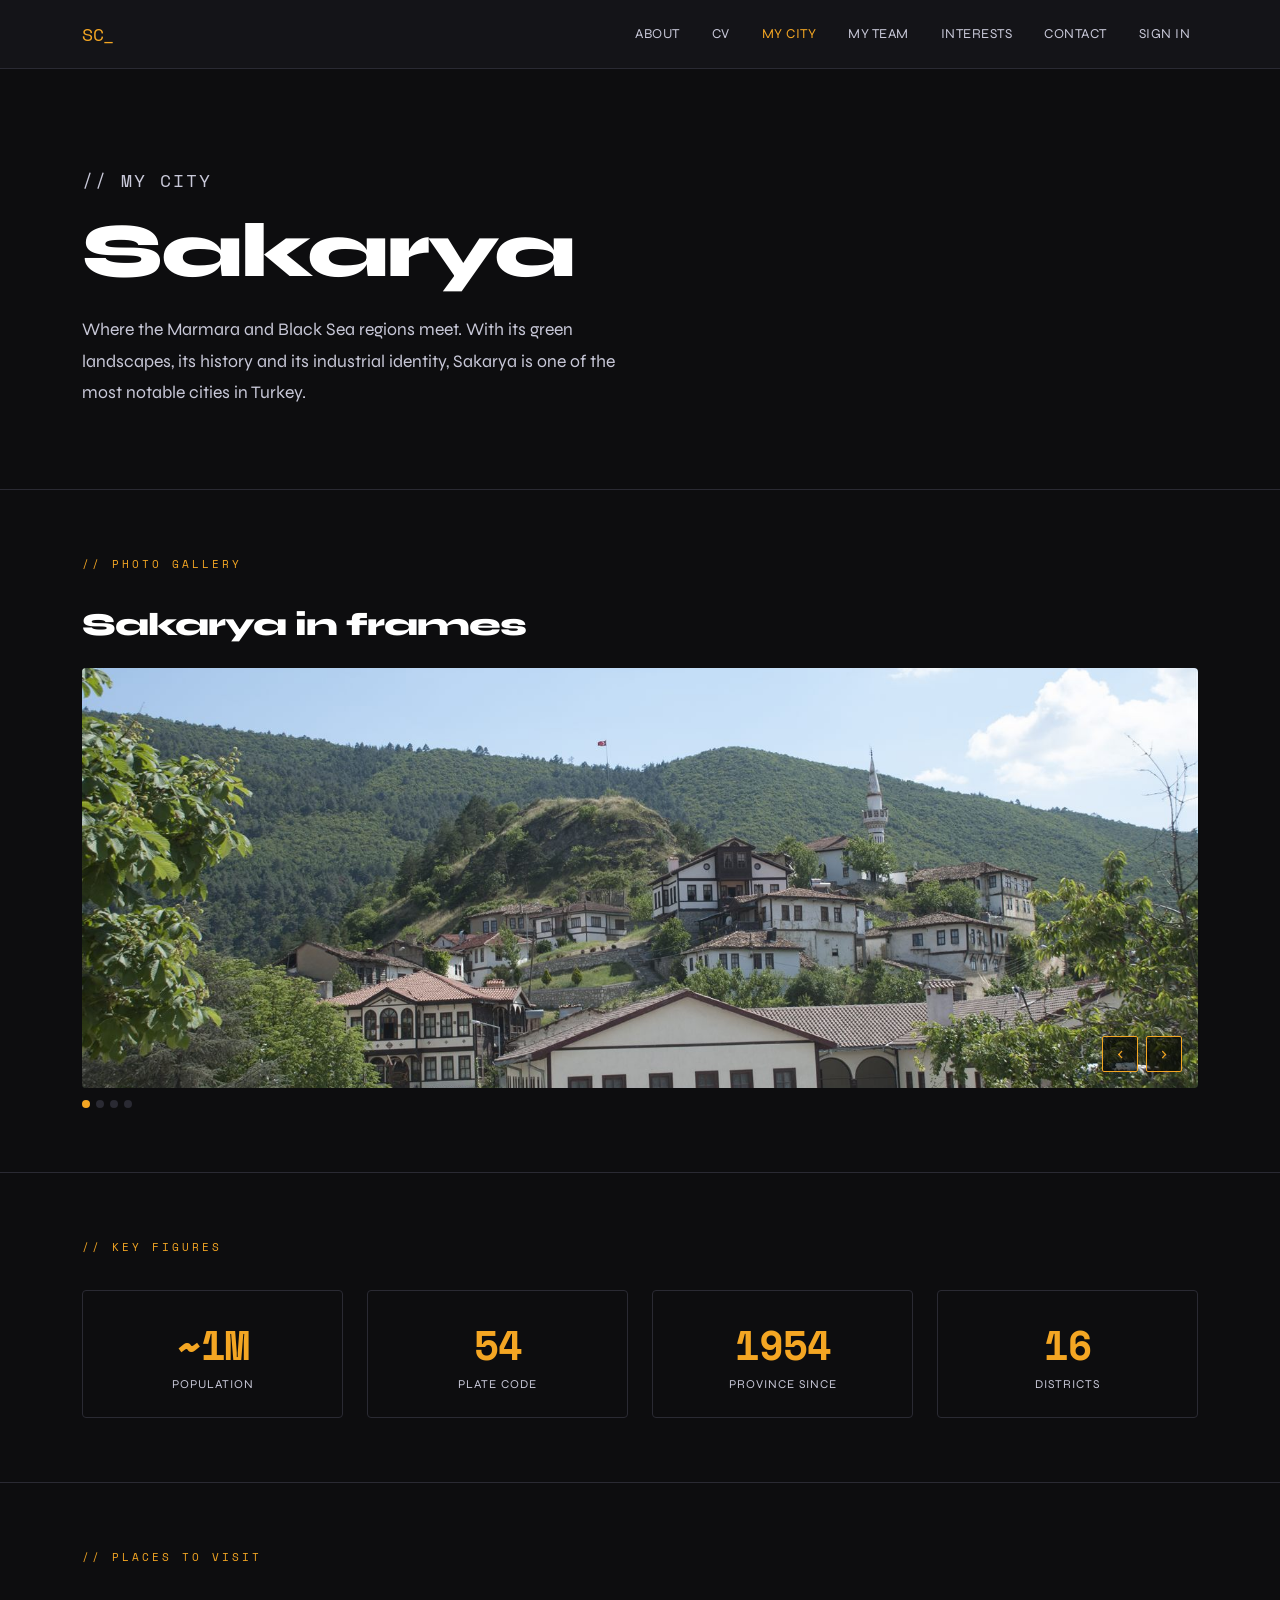
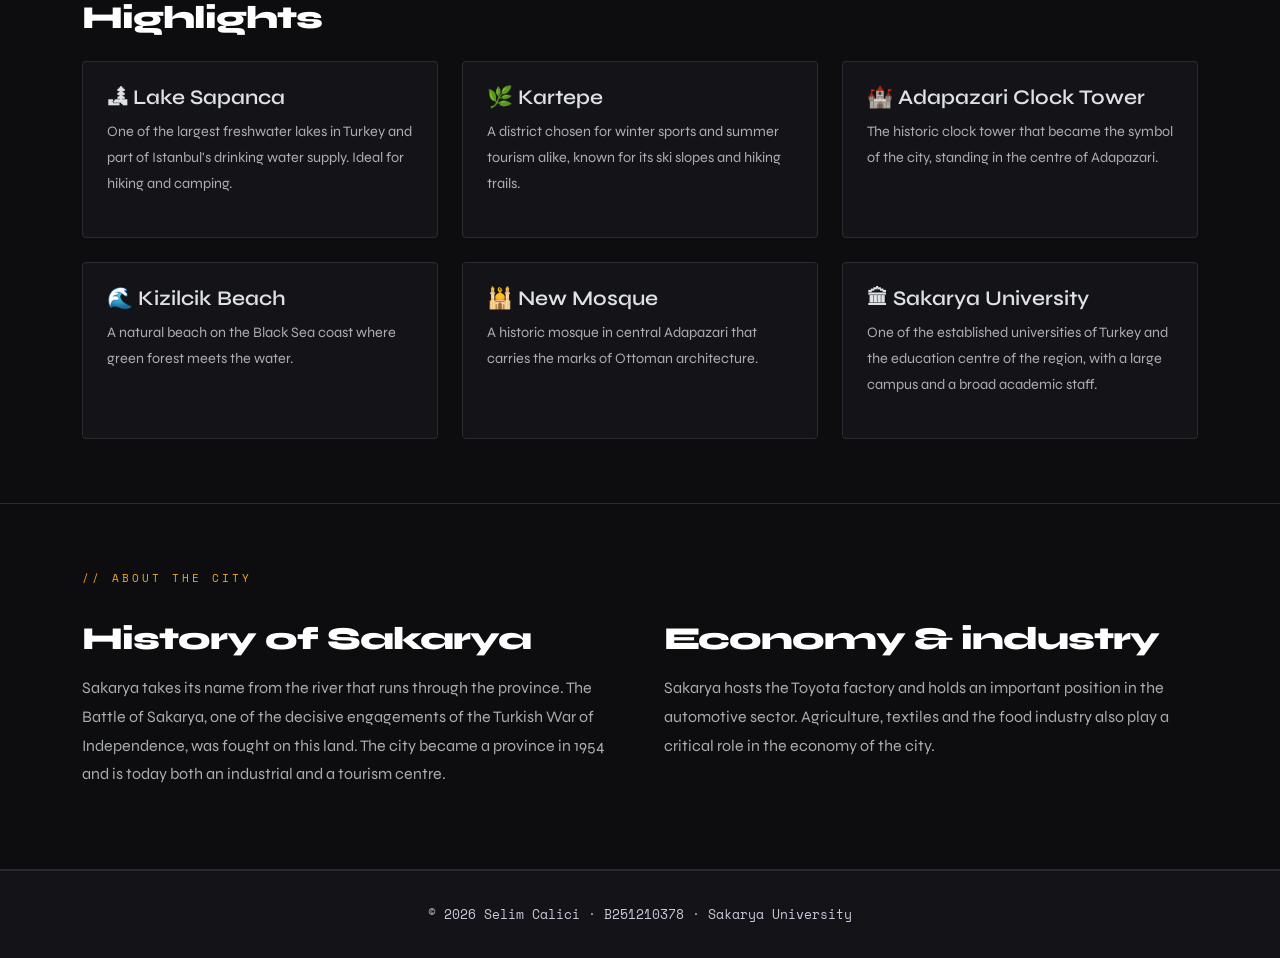
<file: city.html>
<!DOCTYPE html>
<html lang="en" data-bs-theme="dark">
<head>
  <meta charset="UTF-8">
  <meta name="viewport" content="width=device-width, initial-scale=1">
  <meta name="description" content="Sakarya, Turkey: landscapes, landmarks, history and economy, presented by Selim Calici.">
  <title>Selim Calici — My City: Sakarya</title>
  <link rel="preconnect" href="https://fonts.googleapis.com">
  <link rel="preconnect" href="https://fonts.gstatic.com" crossorigin>
  <link href="https://fonts.googleapis.com/css2?family=Space+Mono:wght@400;700&amp;family=Syne:wght@400;600;800&amp;display=swap" rel="stylesheet">
  <link href="https://cdn.jsdelivr.net/npm/bootstrap@5.3.3/dist/css/bootstrap.min.css" rel="stylesheet" integrity="sha384-QWTKZyjpPEjISv5WaRU9OFeRpok6YctnYmDr5pNlyT2bRjXh0JMhjY6hW+ALEwIH" crossorigin="anonymous">
  <link rel="stylesheet" href="assets/css/style.css">
</head>
<body>

<nav class="navbar navbar-expand-lg">
  <div class="container">
    <a class="navbar-brand" href="index.html">SC_</a>
    <button class="navbar-toggler" type="button" data-bs-toggle="collapse" data-bs-target="#nav" aria-controls="nav" aria-expanded="false" aria-label="Toggle navigation">
      <span class="navbar-toggler-icon"></span>
    </button>
    <div class="collapse navbar-collapse" id="nav">
      <ul class="navbar-nav ms-auto gap-3">
        <li class="nav-item"><a class="nav-link" href="index.html">About</a></li>
        <li class="nav-item"><a class="nav-link" href="cv.html">CV</a></li>
        <li class="nav-item"><a class="nav-link active" href="city.html" aria-current="page">My City</a></li>
        <li class="nav-item"><a class="nav-link" href="team.html">My Team</a></li>
        <li class="nav-item"><a class="nav-link" href="interests.html">Interests</a></li>
        <li class="nav-item"><a class="nav-link" href="contact.html">Contact</a></li>
        <li class="nav-item"><a class="nav-link" href="login.html">Sign in</a></li>
      </ul>
    </div>
  </div>
</nav>

<main>

  <section class="hero">
    <div class="container">
      <p class="hero-tag">// My city</p>
      <h1>Sakarya</h1>
      <p>Where the Marmara and Black Sea regions meet. With its green landscapes, its history and its industrial identity, Sakarya is one of the most notable cities in Turkey.</p>
    </div>
  </section>

  <section class="page-section">
    <div class="container">
      <p class="section-label">// Photo gallery</p>
      <h2 class="mb-4">Sakarya in frames</h2>
      <div class="slider-wrap" id="slider">
        <img src="img/sakarya1.jpg" alt="Hisar Hill in Tarakli" class="active">
        <img src="img/sakarya2.jpg" alt="Maden Creek waterfall in Kocaali" loading="lazy">
        <img src="img/sakarya3.jpg" alt="Justinian Bridge" loading="lazy">
        <img src="img/sakarya5.jpg" alt="Hanimeli Mansion" loading="lazy">
        <div class="slider-controls">
          <button class="slider-btn" type="button" data-slide="-1" aria-label="Previous photo">‹</button>
          <button class="slider-btn" type="button" data-slide="1" aria-label="Next photo">›</button>
        </div>
      </div>
      <div class="slider-dots" id="dots" role="tablist" aria-label="Gallery navigation"></div>
    </div>
  </section>

  <section class="page-section">
    <div class="container">
      <p class="section-label">// Key figures</p>
      <div class="row g-4">
        <div class="col-md-3 col-6"><div class="stat-box"><div class="stat-num">~1M</div><div class="stat-label">Population</div></div></div>
        <div class="col-md-3 col-6"><div class="stat-box"><div class="stat-num">54</div><div class="stat-label">Plate code</div></div></div>
        <div class="col-md-3 col-6"><div class="stat-box"><div class="stat-num">1954</div><div class="stat-label">Province since</div></div></div>
        <div class="col-md-3 col-6"><div class="stat-box"><div class="stat-num">16</div><div class="stat-label">Districts</div></div></div>
      </div>
    </div>
  </section>

  <section class="page-section">
    <div class="container">
      <p class="section-label">// Places to visit</p>
      <h2 class="mb-4">Highlights</h2>
      <div class="row g-4">
        <div class="col-md-4">
          <div class="card h-100">
            <h3 class="mb-2">🏞 Lake Sapanca</h3>
            <p class="text-muted">One of the largest freshwater lakes in Turkey and part of Istanbul's drinking water supply. Ideal for hiking and camping.</p>
          </div>
        </div>
        <div class="col-md-4">
          <div class="card h-100">
            <h3 class="mb-2">🌿 Kartepe</h3>
            <p class="text-muted">A district chosen for winter sports and summer tourism alike, known for its ski slopes and hiking trails.</p>
          </div>
        </div>
        <div class="col-md-4">
          <div class="card h-100">
            <h3 class="mb-2">🏰 Adapazari Clock Tower</h3>
            <p class="text-muted">The historic clock tower that became the symbol of the city, standing in the centre of Adapazari.</p>
          </div>
        </div>
        <div class="col-md-4">
          <div class="card h-100">
            <h3 class="mb-2">🌊 Kizilcik Beach</h3>
            <p class="text-muted">A natural beach on the Black Sea coast where green forest meets the water.</p>
          </div>
        </div>
        <div class="col-md-4">
          <div class="card h-100">
            <h3 class="mb-2">🕌 New Mosque</h3>
            <p class="text-muted">A historic mosque in central Adapazari that carries the marks of Ottoman architecture.</p>
          </div>
        </div>
        <div class="col-md-4">
          <div class="card h-100">
            <h3 class="mb-2">🏛 Sakarya University</h3>
            <p class="text-muted">One of the established universities of Turkey and the education centre of the region, with a large campus and a broad academic staff.</p>
          </div>
        </div>
      </div>
    </div>
  </section>

  <section class="page-section">
    <div class="container">
      <p class="section-label">// About the city</p>
      <div class="row g-5">
        <div class="col-md-6">
          <h2>History of Sakarya</h2>
          <p class="text-muted">
            Sakarya takes its name from the river that runs through the province. The Battle of Sakarya, one of the
            decisive engagements of the Turkish War of Independence, was fought on this land. The city became a
            province in 1954 and is today both an industrial and a tourism centre.
          </p>
        </div>
        <div class="col-md-6">
          <h2>Economy &amp; industry</h2>
          <p class="text-muted">
            Sakarya hosts the Toyota factory and holds an important position in the automotive sector. Agriculture,
            textiles and the food industry also play a critical role in the economy of the city.
          </p>
        </div>
      </div>
    </div>
  </section>

</main>

<footer>
  <div class="container">
    <p>© 2026 Selim Calici · B251210378 · Sakarya University</p>
  </div>
</footer>

<script src="https://cdn.jsdelivr.net/npm/bootstrap@5.3.3/dist/js/bootstrap.bundle.min.js" integrity="sha384-YvpcrYf0tY3lHB60NNkmXc5s9fDVZLESaAA55NDzOxhy9GkcIdslK1eN7N6jIeHz" crossorigin="anonymous"></script>
<script>
const slides = Array.from(document.querySelectorAll('#slider img'));
const dotContainer = document.getElementById('dots');
const SLIDE_INTERVAL_MS = 4000;
let currentSlide = 0;

function goToSlide(index) {
  slides[currentSlide].classList.remove('active');
  dotContainer.children[currentSlide].classList.remove('active');
  currentSlide = (index + slides.length) % slides.length;
  slides[currentSlide].classList.add('active');
  dotContainer.children[currentSlide].classList.add('active');
}

slides.forEach((slide, index) => {
  const dot = document.createElement('button');
  dot.type = 'button';
  dot.className = index === 0 ? 'dot active' : 'dot';
  dot.setAttribute('aria-label', `Show photo ${index + 1} of ${slides.length}`);
  dot.addEventListener('click', () => goToSlide(index));
  dotContainer.append(dot);
});

document.querySelectorAll('.slider-btn').forEach(button => {
  button.addEventListener('click', () => goToSlide(currentSlide + Number(button.dataset.slide)));
});

setInterval(() => goToSlide(currentSlide + 1), SLIDE_INTERVAL_MS);
</script>
</body>
</html>
</file>
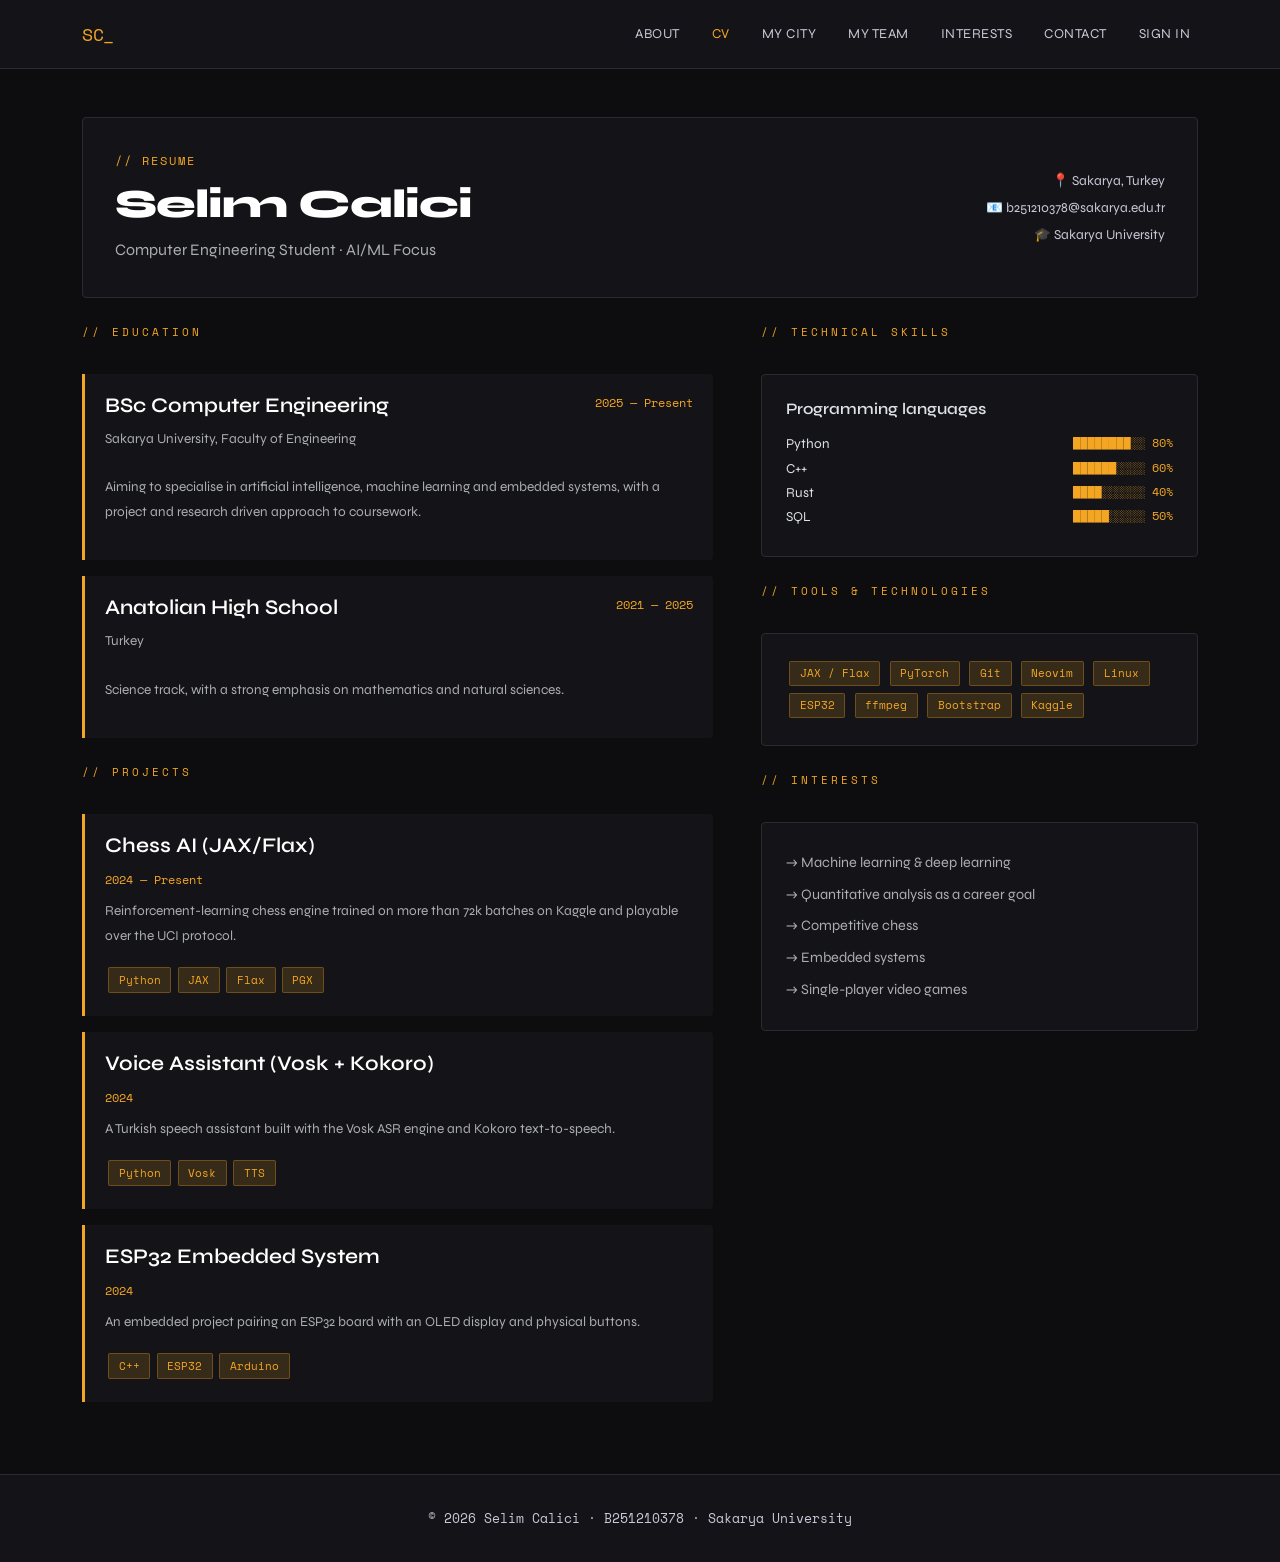
<file: cv.html>
<!DOCTYPE html>
<html lang="en" data-bs-theme="dark">
<head>
  <meta charset="UTF-8">
  <meta name="viewport" content="width=device-width, initial-scale=1">
  <meta name="description" content="Curriculum vitae of Selim Calici: education, projects, technical skills and interests.">
  <title>Selim Calici — CV</title>
  <link rel="preconnect" href="https://fonts.googleapis.com">
  <link rel="preconnect" href="https://fonts.gstatic.com" crossorigin>
  <link href="https://fonts.googleapis.com/css2?family=Space+Mono:wght@400;700&amp;family=Syne:wght@400;600;800&amp;display=swap" rel="stylesheet">
  <link href="https://cdn.jsdelivr.net/npm/bootstrap@5.3.3/dist/css/bootstrap.min.css" rel="stylesheet" integrity="sha384-QWTKZyjpPEjISv5WaRU9OFeRpok6YctnYmDr5pNlyT2bRjXh0JMhjY6hW+ALEwIH" crossorigin="anonymous">
  <link rel="stylesheet" href="assets/css/style.css">
</head>
<body>

<nav class="navbar navbar-expand-lg">
  <div class="container">
    <a class="navbar-brand" href="index.html">SC_</a>
    <button class="navbar-toggler" type="button" data-bs-toggle="collapse" data-bs-target="#nav" aria-controls="nav" aria-expanded="false" aria-label="Toggle navigation">
      <span class="navbar-toggler-icon"></span>
    </button>
    <div class="collapse navbar-collapse" id="nav">
      <ul class="navbar-nav ms-auto gap-3">
        <li class="nav-item"><a class="nav-link" href="index.html">About</a></li>
        <li class="nav-item"><a class="nav-link active" href="cv.html" aria-current="page">CV</a></li>
        <li class="nav-item"><a class="nav-link" href="city.html">My City</a></li>
        <li class="nav-item"><a class="nav-link" href="team.html">My Team</a></li>
        <li class="nav-item"><a class="nav-link" href="interests.html">Interests</a></li>
        <li class="nav-item"><a class="nav-link" href="contact.html">Contact</a></li>
        <li class="nav-item"><a class="nav-link" href="login.html">Sign in</a></li>
      </ul>
    </div>
  </div>
</nav>

<main class="container py-5">

  <header class="cv-header">
    <div class="row align-items-center">
      <div class="col-md-8">
        <p class="mono text-accent hero-tag mb-2">// RESUME</p>
        <h1 class="cv-name">Selim Calici</h1>
        <p class="text-muted mb-0">Computer Engineering Student · AI/ML Focus</p>
      </div>
      <div class="col-md-4 text-md-end mt-3 mt-md-0 cv-contact">
        <div>📍 Sakarya, Turkey</div>
        <div>📧 b251210378@sakarya.edu.tr</div>
        <div>🎓 Sakarya University</div>
      </div>
    </div>
  </header>

  <div class="row g-5">
    <div class="col-lg-7">

      <section class="cv-section">
        <p class="section-label">// Education</p>
        <article>
          <div class="d-flex justify-content-between align-items-start">
            <div>
              <h3>BSc Computer Engineering</h3>
              <p class="text-muted">Sakarya University, Faculty of Engineering</p>
            </div>
            <span class="cv-date">2025 — Present</span>
          </div>
          <p class="text-muted">Aiming to specialise in artificial intelligence, machine learning and embedded systems, with a project and research driven approach to coursework.</p>
        </article>
        <article>
          <div class="d-flex justify-content-between align-items-start">
            <div>
              <h3>Anatolian High School</h3>
              <p class="text-muted">Turkey</p>
            </div>
            <span class="cv-date">2021 — 2025</span>
          </div>
          <p class="text-muted">Science track, with a strong emphasis on mathematics and natural sciences.</p>
        </article>
      </section>

      <section class="cv-section">
        <p class="section-label">// Projects</p>
        <article>
          <h3>Chess AI (JAX/Flax)</h3>
          <span class="cv-date">2024 — Present</span>
          <p class="text-muted">Reinforcement-learning chess engine trained on more than 72k batches on Kaggle and playable over the UCI protocol.</p>
          <div class="mt-2"><span class="badge-acc">Python</span><span class="badge-acc">JAX</span><span class="badge-acc">Flax</span><span class="badge-acc">PGX</span></div>
        </article>
        <article>
          <h3>Voice Assistant (Vosk + Kokoro)</h3>
          <span class="cv-date">2024</span>
          <p class="text-muted">A Turkish speech assistant built with the Vosk ASR engine and Kokoro text-to-speech.</p>
          <div class="mt-2"><span class="badge-acc">Python</span><span class="badge-acc">Vosk</span><span class="badge-acc">TTS</span></div>
        </article>
        <article>
          <h3>ESP32 Embedded System</h3>
          <span class="cv-date">2024</span>
          <p class="text-muted">An embedded project pairing an ESP32 board with an OLED display and physical buttons.</p>
          <div class="mt-2"><span class="badge-acc">C++</span><span class="badge-acc">ESP32</span><span class="badge-acc">Arduino</span></div>
        </article>
      </section>

    </div>

    <aside class="col-lg-5">

      <section class="cv-section">
        <p class="section-label">// Technical skills</p>
        <div class="card mb-3">
          <h3 class="subheading">Programming languages</h3>
          <div>
            <div class="skill-row"><span class="skill-name">Python</span><span class="skill-meter">████████░░ 80%</span></div>
            <div class="skill-row"><span class="skill-name">C++</span><span class="skill-meter">██████░░░░ 60%</span></div>
            <div class="skill-row"><span class="skill-name">Rust</span><span class="skill-meter">████░░░░░░ 40%</span></div>
            <div class="skill-row"><span class="skill-name">SQL</span><span class="skill-meter">█████░░░░░ 50%</span></div>
          </div>
        </div>
      </section>

      <section class="cv-section">
        <p class="section-label">// Tools &amp; technologies</p>
        <div class="card">
          <div>
            <span class="badge-acc">JAX / Flax</span>
            <span class="badge-acc">PyTorch</span>
            <span class="badge-acc">Git</span>
            <span class="badge-acc">Neovim</span>
            <span class="badge-acc">Linux</span>
            <span class="badge-acc">ESP32</span>
            <span class="badge-acc">ffmpeg</span>
            <span class="badge-acc">Bootstrap</span>
            <span class="badge-acc">Kaggle</span>
          </div>
        </div>
      </section>

      <section class="cv-section">
        <p class="section-label">// Interests</p>
        <div class="card">
          <ul class="interest-list text-muted">
            <li>→ Machine learning &amp; deep learning</li>
            <li>→ Quantitative analysis as a career goal</li>
            <li>→ Competitive chess</li>
            <li>→ Embedded systems</li>
            <li>→ Single-player video games</li>
          </ul>
        </div>
      </section>

    </aside>
  </div>
</main>

<footer>
  <div class="container">
    <p>© 2026 Selim Calici · B251210378 · Sakarya University</p>
  </div>
</footer>

<script src="https://cdn.jsdelivr.net/npm/bootstrap@5.3.3/dist/js/bootstrap.bundle.min.js" integrity="sha384-YvpcrYf0tY3lHB60NNkmXc5s9fDVZLESaAA55NDzOxhy9GkcIdslK1eN7N6jIeHz" crossorigin="anonymous"></script>
</body>
</html>
</file>
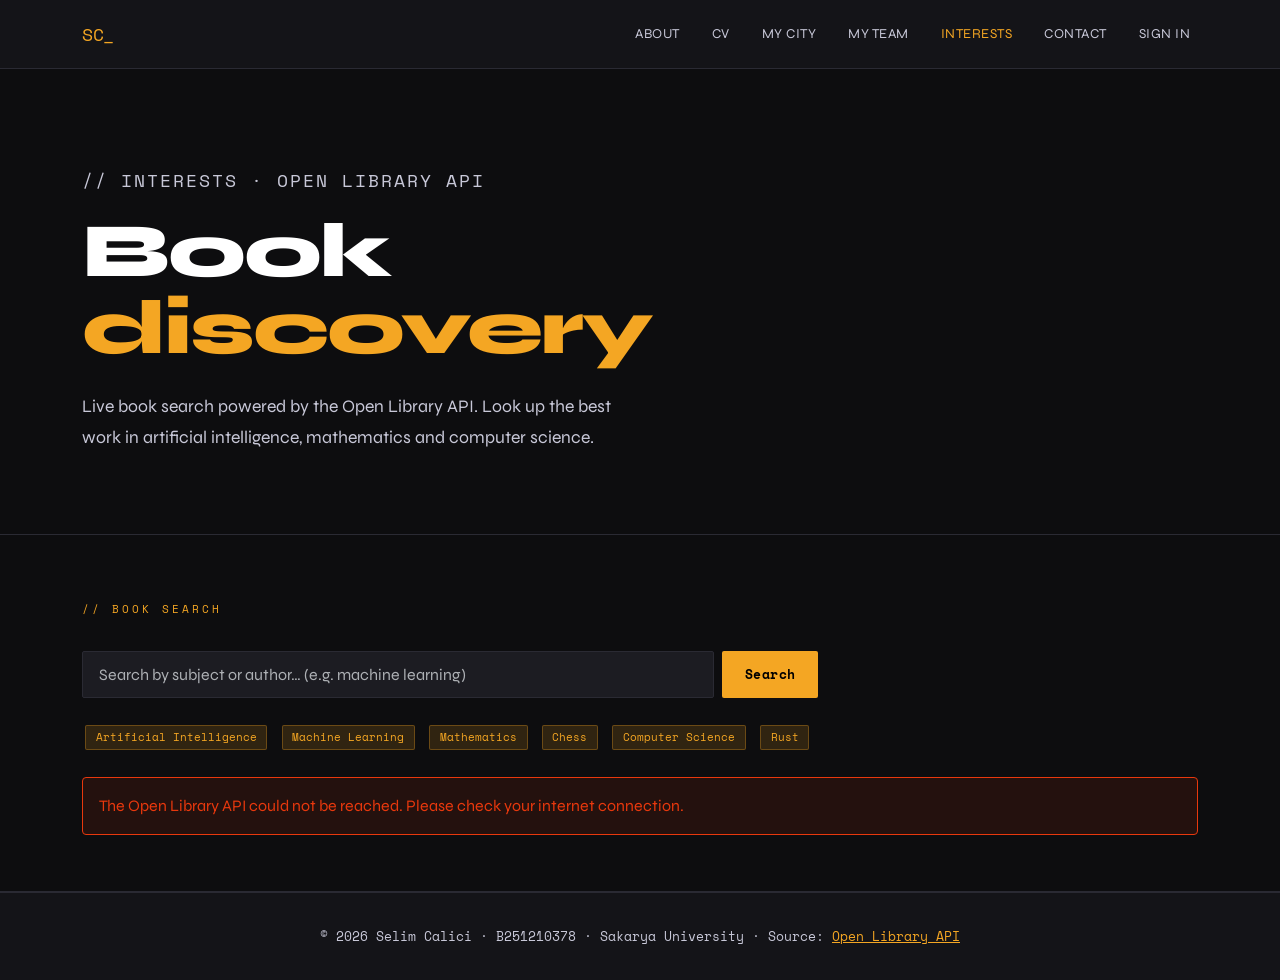
<file: interests.html>
<!DOCTYPE html>
<html lang="en" data-bs-theme="dark">
<head>
  <meta charset="UTF-8">
  <meta name="viewport" content="width=device-width, initial-scale=1">
  <meta name="description" content="Book discovery with the Open Library API: search artificial intelligence, mathematics and computer science titles.">
  <title>Selim Calici — Interests</title>
  <link rel="preconnect" href="https://fonts.googleapis.com">
  <link rel="preconnect" href="https://fonts.gstatic.com" crossorigin>
  <link rel="preconnect" href="https://openlibrary.org">
  <link rel="preconnect" href="https://covers.openlibrary.org">
  <link href="https://fonts.googleapis.com/css2?family=Space+Mono:wght@400;700&amp;family=Syne:wght@400;600;800&amp;display=swap" rel="stylesheet">
  <link href="https://cdn.jsdelivr.net/npm/bootstrap@5.3.3/dist/css/bootstrap.min.css" rel="stylesheet" integrity="sha384-QWTKZyjpPEjISv5WaRU9OFeRpok6YctnYmDr5pNlyT2bRjXh0JMhjY6hW+ALEwIH" crossorigin="anonymous">
  <link rel="stylesheet" href="assets/css/style.css">
</head>
<body>

<nav class="navbar navbar-expand-lg">
  <div class="container">
    <a class="navbar-brand" href="index.html">SC_</a>
    <button class="navbar-toggler" type="button" data-bs-toggle="collapse" data-bs-target="#nav" aria-controls="nav" aria-expanded="false" aria-label="Toggle navigation">
      <span class="navbar-toggler-icon"></span>
    </button>
    <div class="collapse navbar-collapse" id="nav">
      <ul class="navbar-nav ms-auto gap-3">
        <li class="nav-item"><a class="nav-link" href="index.html">About</a></li>
        <li class="nav-item"><a class="nav-link" href="cv.html">CV</a></li>
        <li class="nav-item"><a class="nav-link" href="city.html">My City</a></li>
        <li class="nav-item"><a class="nav-link" href="team.html">My Team</a></li>
        <li class="nav-item"><a class="nav-link active" href="interests.html" aria-current="page">Interests</a></li>
        <li class="nav-item"><a class="nav-link" href="contact.html">Contact</a></li>
        <li class="nav-item"><a class="nav-link" href="login.html">Sign in</a></li>
      </ul>
    </div>
  </div>
</nav>

<main>

  <section class="hero">
    <div class="container">
      <p class="hero-tag">// Interests · Open Library API</p>
      <h1>Book<br><span>discovery</span></h1>
      <p>Live book search powered by the Open Library API. Look up the best work in artificial intelligence, mathematics and computer science.</p>
    </div>
  </section>

  <section class="page-section">
    <div class="container">
      <p class="section-label">// Book search</p>
      <noscript>
        <div class="alert-err mb-4">Book search requires JavaScript. The rest of the site works without it.</div>
      </noscript>
      <div class="row mb-4">
        <div class="col-md-8">
          <div class="search-row">
            <input type="search" id="searchInput" class="form-control" placeholder="Search by subject or author… (e.g. machine learning)" aria-label="Book search query">
            <button type="button" class="btn-accent" id="searchButton">Search</button>
          </div>
        </div>
      </div>
      <div class="d-flex gap-2 flex-wrap mb-4" id="quickSearches">
        <button type="button" class="badge-acc" data-query="artificial intelligence">Artificial Intelligence</button>
        <button type="button" class="badge-acc" data-query="machine learning">Machine Learning</button>
        <button type="button" class="badge-acc" data-query="mathematics">Mathematics</button>
        <button type="button" class="badge-acc" data-query="chess">Chess</button>
        <button type="button" class="badge-acc" data-query="computer science">Computer Science</button>
        <button type="button" class="badge-acc" data-query="rust programming">Rust</button>
      </div>

      <div id="loading" class="loading-state" hidden>
        <span class="mono text-accent">// Loading…</span>
      </div>

      <div id="error" class="alert-err" hidden>
        The Open Library API could not be reached. Please check your internet connection.
      </div>

      <div id="results" class="row g-4" aria-live="polite"></div>
    </div>
  </section>

</main>

<footer>
  <div class="container">
    <p>© 2026 Selim Calici · B251210378 · Sakarya University · Source: <a href="https://openlibrary.org">Open Library API</a></p>
  </div>
</footer>

<script src="https://cdn.jsdelivr.net/npm/bootstrap@5.3.3/dist/js/bootstrap.bundle.min.js" integrity="sha384-YvpcrYf0tY3lHB60NNkmXc5s9fDVZLESaAA55NDzOxhy9GkcIdslK1eN7N6jIeHz" crossorigin="anonymous"></script>
<script>
const OPEN_LIBRARY_URL = 'https://openlibrary.org/search.json';
const SEARCH_FIELDS = 'title,author_name,cover_i,first_publish_year,subject,key';
const RESULT_LIMIT = 12;
const COVER_URL = 'https://covers.openlibrary.org/b/id/';
const PLACEHOLDER_COVER = 'data:image/svg+xml;charset=utf-8,' + encodeURIComponent(
  '<svg xmlns="http://www.w3.org/2000/svg" width="80" height="110" role="img">' +
  '<rect width="80" height="110" fill="#1c1c22"/>' +
  '<text x="40" y="60" fill="#f4a623" font-family="monospace" font-size="11" text-anchor="middle">no cover</text>' +
  '</svg>'
);

const searchInput = document.getElementById('searchInput');
const resultsEl = document.getElementById('results');
const loadingEl = document.getElementById('loading');
const errorEl = document.getElementById('error');

function textElement(tag, className, text) {
  const element = document.createElement(tag);
  if (className) element.className = className;
  element.textContent = text;
  return element;
}

function createCover(book) {
  const cover = document.createElement('img');
  cover.className = 'book-cover';
  cover.loading = 'lazy';
  cover.alt = book.title ? `Cover of ${book.title}` : 'Book cover';
  cover.src = book.cover_i ? `${COVER_URL}${book.cover_i}-M.jpg` : PLACEHOLDER_COVER;
  cover.addEventListener('error', () => {
    cover.src = PLACEHOLDER_COVER;
  }, { once: true });
  return cover;
}

function createBookCard(book) {
  const column = document.createElement('div');
  column.className = 'col-md-4 col-sm-6';

  const card = document.createElement('div');
  card.className = 'book-card';

  const header = document.createElement('div');
  header.className = 'd-flex gap-3';
  header.append(createCover(book));

  const details = document.createElement('div');
  const title = book.title || 'Untitled';
  details.append(
    textElement('div', 'book-title', title),
    textElement('div', 'book-author', book.author_name ? book.author_name[0] : 'Unknown author'),
    textElement('div', 'mono text-accent book-year', book.first_publish_year ? String(book.first_publish_year) : 'Year unknown')
  );

  header.append(details);
  card.append(header);

  const subjects = Array.isArray(book.subject) ? book.subject.slice(0, 3).join(', ') : '';
  card.append(textElement('p', 'text-muted book-subjects', subjects || 'No subjects listed'));

  const link = document.createElement('a');
  link.className = 'btn-outline-acc mt-2 d-inline-block book-link';
  link.href = `https://openlibrary.org${book.key}`;
  link.target = '_blank';
  link.rel = 'noopener';
  link.textContent = 'View on Open Library →';
  card.append(link);

  column.append(card);
  return column;
}

function renderResults(books) {
  resultsEl.replaceChildren();

  if (books.length === 0) {
    const empty = document.createElement('div');
    empty.className = 'col-12';
    empty.append(textElement('p', 'text-muted', 'No books matched your search.'));
    resultsEl.append(empty);
    return;
  }

  resultsEl.append(...books.map(createBookCard));
}

async function searchBooks(query) {
  const term = (query || searchInput.value).trim();
  if (!term) return;

  loadingEl.hidden = false;
  errorEl.hidden = true;
  resultsEl.replaceChildren();

  try {
    const url = `${OPEN_LIBRARY_URL}?q=${encodeURIComponent(term)}&limit=${RESULT_LIMIT}&fields=${SEARCH_FIELDS}`;
    const response = await fetch(url);
    if (!response.ok) throw new Error(`Open Library responded with HTTP ${response.status}`);
    const data = await response.json();
    renderResults(Array.isArray(data.docs) ? data.docs : []);
  } catch (error) {
    errorEl.hidden = false;
  } finally {
    loadingEl.hidden = true;
  }
}

document.getElementById('searchButton').addEventListener('click', () => searchBooks());

searchInput.addEventListener('keydown', event => {
  if (event.key === 'Enter') searchBooks();
});

document.querySelectorAll('#quickSearches button').forEach(button => {
  button.addEventListener('click', () => {
    searchInput.value = button.dataset.query;
    searchBooks(button.dataset.query);
  });
});

searchBooks('artificial intelligence');
</script>
</body>
</html>
</file>
<file: assets/css/style.css>
:root {
  --bg: #0d0d0f;
  --bg2: #141418;
  --bg3: #1c1c22;
  --border: #2a2a33;
  --text: #ffffff;
  --muted: #c8c8d8;
  --accent: #f4a623;
  --accent2: #e8380d;
}

* {
  margin: 0;
  padding: 0;
  box-sizing: border-box;
}

body {
  background: var(--bg);
  color: var(--text);
  font-family: 'Syne', sans-serif;
  min-height: 100vh;
}

p {
  line-height: 1.8;
}

code,
.mono {
  font-family: 'Space Mono', monospace;
}

[v-cloak] {
  display: none !important;
}

.navbar {
  background: var(--bg2) !important;
  border-bottom: 1px solid var(--border);
  padding: 1rem 0;
}

.navbar-brand {
  font-family: 'Space Mono', monospace;
  color: var(--accent) !important;
  font-size: 1.1rem;
  letter-spacing: -0.5px;
}

.nav-link {
  color: var(--muted) !important;
  font-size: 0.85rem;
  letter-spacing: 0.5px;
  text-transform: uppercase;
  transition: color 0.2s;
}

.nav-link:hover,
.nav-link.active {
  color: var(--accent) !important;
}

.navbar-toggler {
  border-color: var(--border);
}

.navbar-toggler:focus {
  box-shadow: none;
}

.navbar-toggler-icon {
  filter: invert(1);
}

.hero {
  padding: 6rem 0 4rem;
  border-bottom: 1px solid var(--border);
}

.hero-tag {
  font-family: 'Space Mono', monospace;
  font-size: 0.75rem;
  color: var(--accent);
  letter-spacing: 2px;
  text-transform: uppercase;
  margin-bottom: 1rem;
}

.hero h1 {
  font-size: clamp(2.5rem, 6vw, 5rem);
  font-weight: 800;
  line-height: 1;
  letter-spacing: -2px;
  margin-bottom: 1.5rem;
}

.hero h1 span {
  color: var(--accent);
}

.hero p {
  color: var(--muted);
  font-size: 1.1rem;
  max-width: 560px;
}

.page-section {
  padding: 4rem 0;
  border-bottom: 1px solid var(--border);
}

.section-label {
  font-family: 'Space Mono', monospace;
  font-size: 0.7rem;
  color: var(--accent);
  letter-spacing: 3px;
  text-transform: uppercase;
  margin-bottom: 2rem;
}

h2 {
  font-size: 2rem;
  font-weight: 800;
  letter-spacing: -1px;
  margin-bottom: 1rem;
}

h3 {
  font-size: 1.3rem;
  font-weight: 600;
}

.subheading {
  font-size: 1rem;
  margin-bottom: 1rem;
}

.card {
  background: var(--bg2);
  border: 1px solid var(--border);
  border-radius: 4px;
  padding: 1.5rem;
  transition: border-color 0.2s;
}

.card:hover {
  border-color: var(--accent);
}

.card p {
  font-size: 0.9rem;
}

.card-img-top {
  border-radius: 2px;
  height: 200px;
  object-fit: cover;
}

.btn-accent {
  background: var(--accent);
  color: #000;
  border: none;
  font-family: 'Space Mono', monospace;
  font-size: 0.8rem;
  padding: 0.6rem 1.4rem;
  border-radius: 2px;
  font-weight: 700;
  letter-spacing: 0.5px;
  transition: opacity 0.2s;
}

.btn-accent:hover {
  opacity: 0.85;
  color: #000;
}

.btn-outline-acc {
  background: transparent;
  color: var(--accent);
  border: 1px solid var(--accent);
  font-family: 'Space Mono', monospace;
  font-size: 0.8rem;
  padding: 0.6rem 1.4rem;
  border-radius: 2px;
  font-weight: 700;
  transition: all 0.2s;
}

.btn-outline-acc:hover {
  background: var(--accent);
  color: #000;
}

.img-frame {
  border: 1px solid var(--border);
}

.ratio-frame {
  border: 1px solid var(--border);
  border-radius: 4px;
  overflow: hidden;
}

.slider-wrap {
  position: relative;
  overflow: hidden;
  border-radius: 4px;
}

.slider-wrap img {
  width: 100%;
  height: 420px;
  object-fit: cover;
  display: none;
}

.slider-wrap img.active {
  display: block;
}

.slider-controls {
  position: absolute;
  bottom: 1rem;
  right: 1rem;
  display: flex;
  gap: 0.5rem;
}

.slider-btn {
  background: rgba(0, 0, 0, 0.6);
  border: 1px solid var(--accent);
  color: var(--accent);
  width: 36px;
  height: 36px;
  border-radius: 2px;
  cursor: pointer;
  font-size: 1rem;
  display: flex;
  align-items: center;
  justify-content: center;
  transition: background 0.2s;
}

.slider-btn:hover {
  background: var(--accent);
  color: #000;
}

.slider-dots {
  display: flex;
  gap: 6px;
  margin-top: 0.75rem;
}

.dot {
  width: 8px;
  height: 8px;
  padding: 0;
  border: none;
  background: var(--border);
  border-radius: 50%;
  cursor: pointer;
  transition: background 0.2s;
}

.dot.active {
  background: var(--accent);
}

.form-control,
.form-select {
  background: var(--bg3);
  border: 1px solid var(--border);
  color: var(--text);
  border-radius: 2px;
  padding: 0.65rem 1rem;
}

.form-control:focus,
.form-select:focus {
  background: var(--bg3);
  border-color: var(--accent);
  color: var(--text);
  box-shadow: 0 0 0 3px rgba(244, 166, 35, 0.15);
}

.form-label {
  font-size: 0.8rem;
  color: var(--muted);
  letter-spacing: 0.5px;
  text-transform: uppercase;
  margin-bottom: 0.4rem;
}

.form-check-input:checked {
  background-color: var(--accent);
  border-color: var(--accent);
}

.input-error {
  border-color: var(--accent2) !important;
}

.cv-header {
  padding: 2rem;
  background: var(--bg2);
  border: 1px solid var(--border);
  border-radius: 4px;
  margin-bottom: 1.5rem;
}

.cv-section {
  margin-bottom: 1.5rem;
}

.cv-section article {
  padding: 1.25rem;
  background: var(--bg2);
  border-left: 3px solid var(--accent);
  border-radius: 0 4px 4px 0;
  margin-bottom: 1rem;
}

.cv-section article p {
  font-size: 0.85rem;
  color: var(--muted);
  margin-top: 0.5rem;
}

.cv-date {
  font-family: 'Space Mono', monospace;
  font-size: 0.75rem;
  color: var(--accent);
}

.cv-name {
  font-size: 2.5rem;
  font-weight: 800;
  letter-spacing: -1px;
}

.cv-contact {
  color: var(--muted);
  font-size: 0.85rem;
  line-height: 2;
}

.interest-list {
  list-style: none;
  padding: 0;
  margin: 0;
  font-size: 0.9rem;
  line-height: 2.2;
}

.skill-row {
  display: flex;
  justify-content: space-between;
  margin-bottom: 0.25rem;
}

.skill-name {
  font-size: 0.85rem;
}

.skill-meter {
  font-family: 'Space Mono', monospace;
  font-size: 0.75rem;
  color: var(--accent);
}

.badge-acc {
  display: inline-block;
  background: rgba(244, 166, 35, 0.15);
  color: var(--accent);
  border: 1px solid rgba(244, 166, 35, 0.3);
  font-family: 'Space Mono', monospace;
  font-size: 0.7rem;
  padding: 0.2rem 0.6rem;
  border-radius: 2px;
  margin: 0.2rem;
}

.club-crest {
  width: 160px;
  height: 160px;
  background: var(--bg2);
  border: 2px solid var(--accent);
  border-radius: 50%;
  display: flex;
  align-items: center;
  justify-content: center;
  margin: 0 auto;
  font-size: 4rem;
}

button.badge-acc {
  cursor: pointer;
}

.loading-state {
  text-align: center;
  padding: 3rem;
}

.search-row {
  display: flex;
  gap: 0.5rem;
}

.search-row .btn-accent {
  white-space: nowrap;
}

.book-card {
  background: var(--bg2);
  border: 1px solid var(--border);
  border-radius: 4px;
  padding: 1.25rem;
  height: 100%;
  transition: border-color 0.2s, transform 0.2s;
}

.book-card:hover {
  border-color: var(--accent);
  transform: translateY(-2px);
}

.book-cover {
  width: 80px;
  height: 110px;
  object-fit: cover;
  border-radius: 2px;
  background: var(--bg3);
  flex: 0 0 auto;
}

.book-title {
  font-weight: 600;
  font-size: 0.95rem;
  margin-bottom: 0.25rem;
}

.book-author {
  font-size: 0.8rem;
  color: var(--muted);
}

.book-year {
  font-size: 0.7rem;
  margin-top: 0.25rem;
}

.book-subjects {
  font-size: 0.78rem;
  margin-top: 0.5rem;
}

.book-link {
  font-size: 0.7rem;
  padding: 0.3rem 0.8rem;
}

.error-list {
  padding-left: 1.1rem;
  margin-top: 0.5rem;
}

.login-wrap {
  min-height: calc(100vh - 4.5rem);
  display: flex;
  align-items: center;
  justify-content: center;
  padding: 3rem 1rem;
}

.login-box {
  background: var(--bg2);
  border: 1px solid var(--border);
  border-radius: 4px;
  padding: 2.5rem;
  width: 100%;
  max-width: 420px;
}

.login-logo {
  font-family: 'Space Mono', monospace;
  font-size: 1.5rem;
  color: var(--accent);
  margin-bottom: 2rem;
  text-align: center;
}

.login-mark {
  font-size: 3rem;
  margin-bottom: 1rem;
}

.login-title {
  font-family: 'Space Mono', monospace;
  font-size: 1.5rem;
  color: var(--text);
  margin-bottom: 1.5rem;
}

.note {
  font-size: 0.7rem;
  color: var(--muted);
}

table {
  color: var(--text) !important;
}

thead {
  background: var(--bg3);
}

td,
th {
  border-color: var(--border) !important;
  padding: 0.75rem 1rem !important;
}

.table-label {
  width: 200px;
}

.alert-acc {
  background: rgba(244, 166, 35, 0.1);
  border: 1px solid var(--accent);
  color: var(--accent);
  border-radius: 4px;
  padding: 1rem;
  margin-bottom: 1rem;
}

.alert-err {
  background: rgba(232, 56, 13, 0.1);
  border: 1px solid var(--accent2);
  color: var(--accent2);
  border-radius: 4px;
  padding: 1rem;
  margin-bottom: 1rem;
}

.stat-box {
  border: 1px solid var(--border);
  padding: 1.5rem;
  border-radius: 4px;
  text-align: center;
}

.stat-num {
  font-size: 2.5rem;
  font-weight: 800;
  color: var(--accent);
  font-family: 'Space Mono', monospace;
}

.stat-label {
  font-size: 0.75rem;
  color: var(--muted);
  text-transform: uppercase;
  letter-spacing: 1px;
}

.info-card strong {
  color: var(--accent);
  font-size: 0.8rem;
  display: block;
  margin-bottom: 0.3rem;
}

.info-card span {
  font-size: 0.9rem;
  color: var(--muted);
}

.text-accent {
  color: var(--accent);
}

footer {
  background: var(--bg2);
  border-top: 1px solid var(--border);
  padding: 2rem 0;
  text-align: center;
  color: var(--muted);
  font-size: 0.8rem;
  font-family: 'Space Mono', monospace;
}

footer p {
  margin: 0;
}

footer a {
  color: var(--accent);
}

@media (max-width: 768px) {
  .hero {
    padding: 3rem 0 2rem;
  }

  .hero h1 {
    font-size: 2.5rem;
  }

  .slider-wrap img {
    height: 240px;
  }
}
</file>
